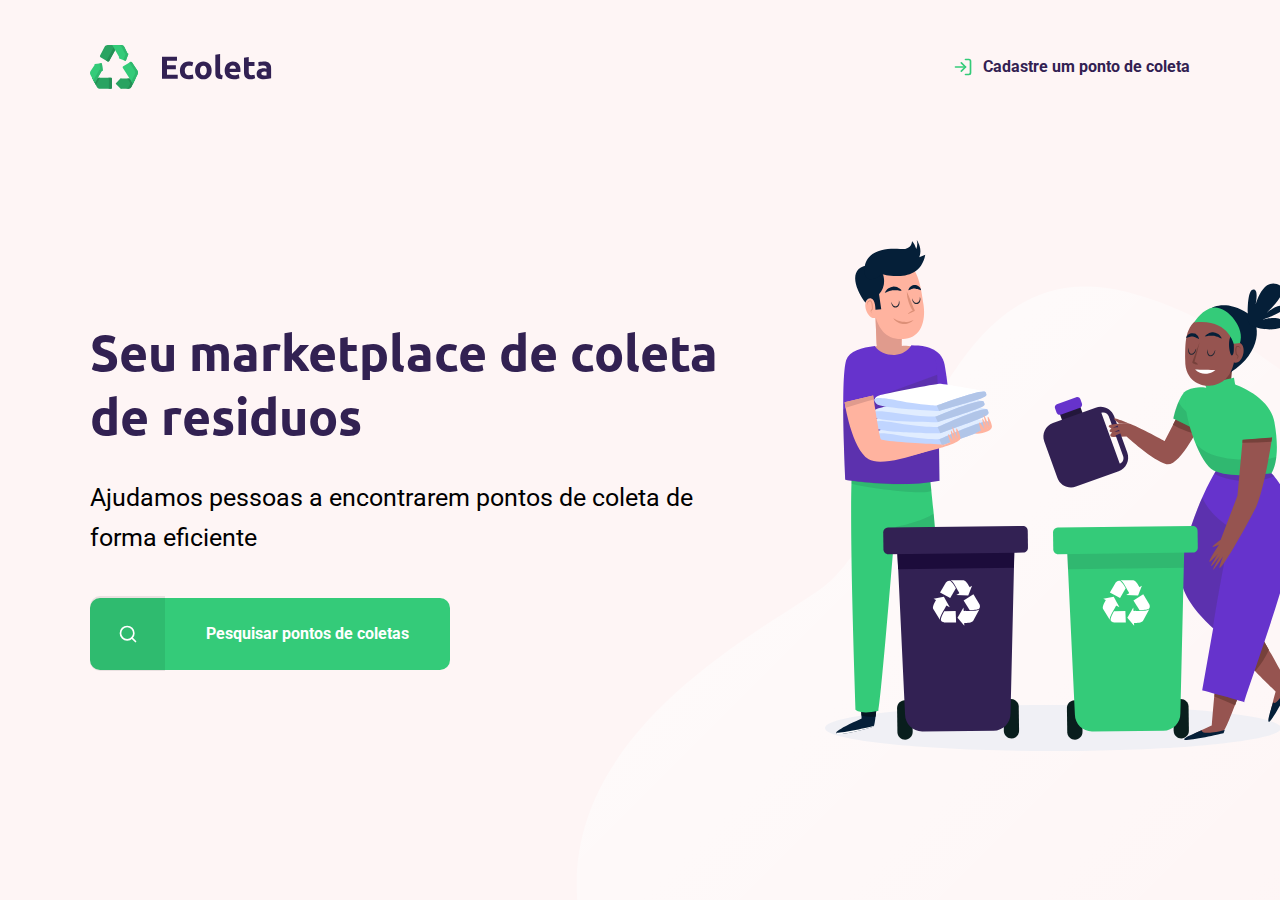
<file: index.html>
<!DOCTYPE html>
<html lang="pt_br">
  <head>
    <meta charset="UTF-8" />
    <meta name="viewport" content="width=device-width, initial-scale=1.0" />
    <title>Ecoleta</title>

    <link
      href="https://fonts.googleapis.com/css2?family=Roboto&family=Ubuntu:wght@400;700&display=swap"
      rel="stylesheet"
    />
    <link rel="stylesheet" href="styles/main.css" />
    <link rel="stylesheet" href="styles/home.css" />
    <link rel="stylesheet" href="styles/responsive.css" />
  </head>
  <body>
    <div id="page-home">
      <div class="content">
        <header>
          <img src="assets/icones/logo.svg" alt="logomarca" />

          <a href="cadastro.html">
            <span></span>
            Cadastre um ponto de coleta</a
          >
        </header>
        <main>
          <h1>Seu marketplace de coleta de residuos</h1>

          <p>
            Ajudamos pessoas a encontrarem pontos de coleta de forma eficiente
          </p>
          <a href="#"
            ><span></span><strong>Pesquisar pontos de coletas</strong></a
          >
        </main>
      </div>
    </div>
  </body>
</html>
</file>
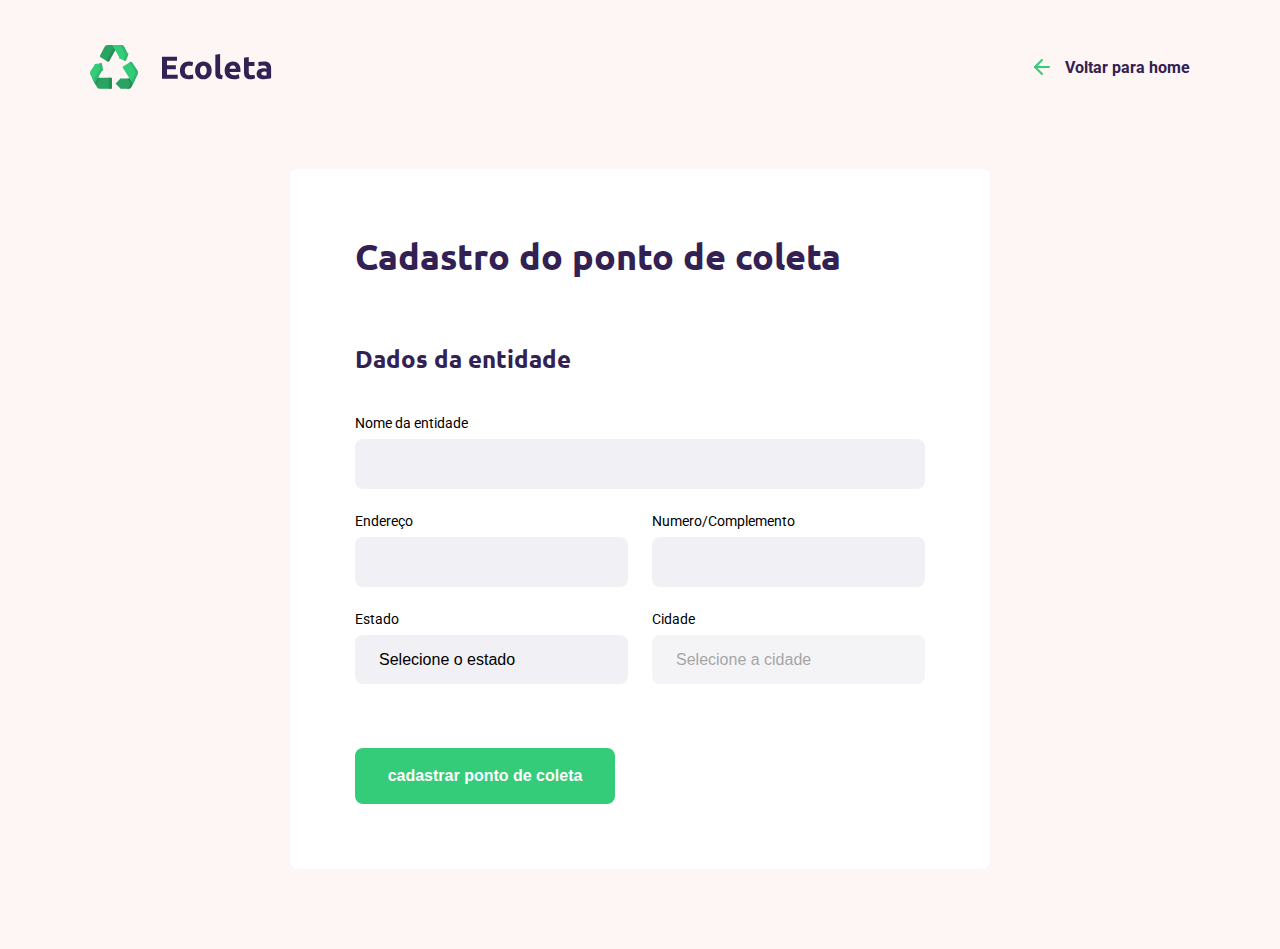
<file: cadastro.html>
<!DOCTYPE html>
<html lang="pt_br">
  <head>
    <meta charset="UTF-8" />
    <meta name="viewport" content="width=device-width, initial-scale=1.0" />
    <title>Criar um ponto de coleta</title>

    <link
      href="https://fonts.googleapis.com/css2?family=Roboto&family=Ubuntu:wght@400;700&display=swap"
      rel="stylesheet"
    />
    <link rel="stylesheet" href="styles/main.css" />
    <link rel="stylesheet" href="styles/cadastro.css" />
    <link rel="stylesheet" href="styles/responsive.css" />
  </head>

  <body>
    <div id="page-cadastro">
      <header>
        <img src="assets/icones/logo.svg" alt="logomarca" />

        <a href="index.html">
          <span></span>
          Voltar para home</a
        >
      </header>
      <form action="">
        <h1>Cadastro do ponto de coleta</h1>
        <fieldset>
          <legend>
            <h2>Dados da entidade</h2>
          </legend>
          <div class="field">
            <label for="name">Nome da entidade</label>
            <input type="text" name="name" />
          </div>
          <div class="field-group">
            <div class="field">
              <label for="address">Endereço</label>
              <input type="text" name="address" />
            </div>
            <div class="field">
              <label for="text">Numero/Complemento</label>
              <input type="text" />
            </div>
          </div>
          <div class="field-group">
            <div class="field">
              <label for="state">Estado</label>
              <select name="uf">
                <option value="">Selecione o estado</option>
              </select>
            </div>
              <div class="field">
                <label for="city">Cidade</label>
                <select name="city" disabled>
                  <option value="">Selecione a cidade</option>
                </select>
              </div>
            </div>
            <button type="submit">cadastrar ponto de coleta</button>
          </div>
        </fieldset>
      </form>
    </div>
    <script src="/scripts/cadastro.js"></script>
  </body>
</html>
</file>
<file: styles/main.css>
:root {
  --title-color: #322152;
  --primary-color: #34cb79;
}

* {
  margin: 0;
  padding: 0;
  box-sizing: border-box;
}

html {
  font-family: "Roboto", sans-serif;
}
body {
  background: #fef5f5;
  -webkit-font-smoothing: antialiased;
}

a {
  text-decoration: none;
}

h1,
h2,
h3,
h4,
h5,
h6 {
  font-family: "Ubuntu", sans-serif;
  color: var(--title-color);
}
</file>
<file: styles/home.css>
#page-home {
  height: 100vh;
  background: url("../assets/icones/home-background.svg") no-repeat;
  background-position: 45vw bottom;
}

#page-home .content {
  width: 90%;
  max-width: 1100px;
  margin: 0 auto;
  height: 100%;
  display: flex;
  flex-direction: column;
}

#page-home header {
  margin-top: 45px;
  display: flex;
  align-items: center;
  justify-content: space-between;
}
#page-home header a {
  display: flex;
  color: var(--title-color);
  font-weight: 700;
}
#page-home header a span {
  margin-right: 10px;
  background-image: url("../assets/icones/log-in.svg");
  width: 20px;
  height: 20px;
}
#page-home main {
  max-width: 650px;
  flex: 1;
  display: flex;
  flex-direction: column;
  justify-content: center;
}
#page-home main h1 {
  font-size: 50px;
  color: var(--title-color);
}
#page-home main p {
  font-size: 25px;
  line-height: 40px;
  margin-top: 30px;
}
#page-home main a {
  width: 100%;
  max-width: 360px;
  height: 72px;
  border-radius: 10px;
  display: flex;
  align-items: center;
  margin-top: 40px;
  background: var(--primary-color);
  transition: 400ms;
}
#page-home main a:hover {
  background-color: #2fb86e;
}
#page-home main a span {
  width: 75px;
  height: 75px;
  border-top-left-radius: 10px;
  border-bottom-left-radius: 10px;

  background-color: rgba(0, 0, 0, 0.08);
  display: flex;
  align-items: center;
  justify-content: center;
}
#page-home main a span::after {
  content: "";
  background-image: url(../assets/icones/search.svg);
  width: 20px;
  height: 20px;
}
#page-home main a strong {
  flex: 1;
  color: white;
  text-align: center;
}
</file>
<file: styles/responsive.css>
@media (max-width: 900px) {
  #page-home {
    background-position-x: 70vw;
  }

  #page-home .content {
    align-items: center;
    text-align: center;
  }

  #page-home header a {
    position: absolute;
    bottom: 50px;

    left: 50%;
    transform: translateX(-50%);
  }

  #page-home main {
    align-items: center;
  }
}
@media (min-width: 1700px) {
  #page-home {
    background-position-x: 40vw;
  }
}

@media (max-height: 760px) {
  #page-home {
    background-position-y: 200px;
  }
}
</file>
<file: styles/cadastro.css>
#page-cadastro {
  width: 90%;
  max-width: 1100px;

  margin: 0 auto;
}
#page-cadastro header {
  margin-top: 45px;
  display: flex;
  justify-content: space-between;
  align-items: center;
}
#page-cadastro header a {
  color: var(--title-color);
  font-weight: bold;
  display: flex;
  align-items: center;
}
#page-cadastro header a span {
  margin-right: 15px;
  background-image: url("../assets/icones/arrow-left.svg");
  display: flex;
  width: 20px;
  height: 24px;
}

form {
  background-color: white;
  margin: 80px auto;
  padding: 65px;
  border-radius: 8px;
  max-width: 700px;
}
form h1 {
  font-size: 36px;
}
form fieldset {
  margin-top: 64px;
  border: 0;
}
form legend {
  margin-bottom: 40px;
}
form legend h2 {
  font-size: 24px;
}
form .field {
  flex: 1;
  display: flex;
  flex-direction: column;
  margin-bottom: 24px;
}
form .field-group {
  display: flex;
}
form input,
form select {
  background-color: #f0f0f5;
  border: 0;
  padding: 16px 24px;
  font-size: 16px;
  border-radius: 8px;
}
form select {
  -webkit-appearance: none;
  -moz-appearance: none;
  appearance: none;
}
form label {
  font-size: 14px;
  margin-bottom: 8px;
}
form .field-group .field + .field {
  margin-left: 24px;
}
form button {
  width: 260px;
  height: 56px;

  background-color: var(--primary-color);
  border-radius: 8px;
  color: white;
  font-weight: bold;
  font-size: 16px;
  border: 0;
  margin-top: 40px;
  transition: 400ms;
}
form button:hover {
  background-color: #2fb86e;
}
</file>
